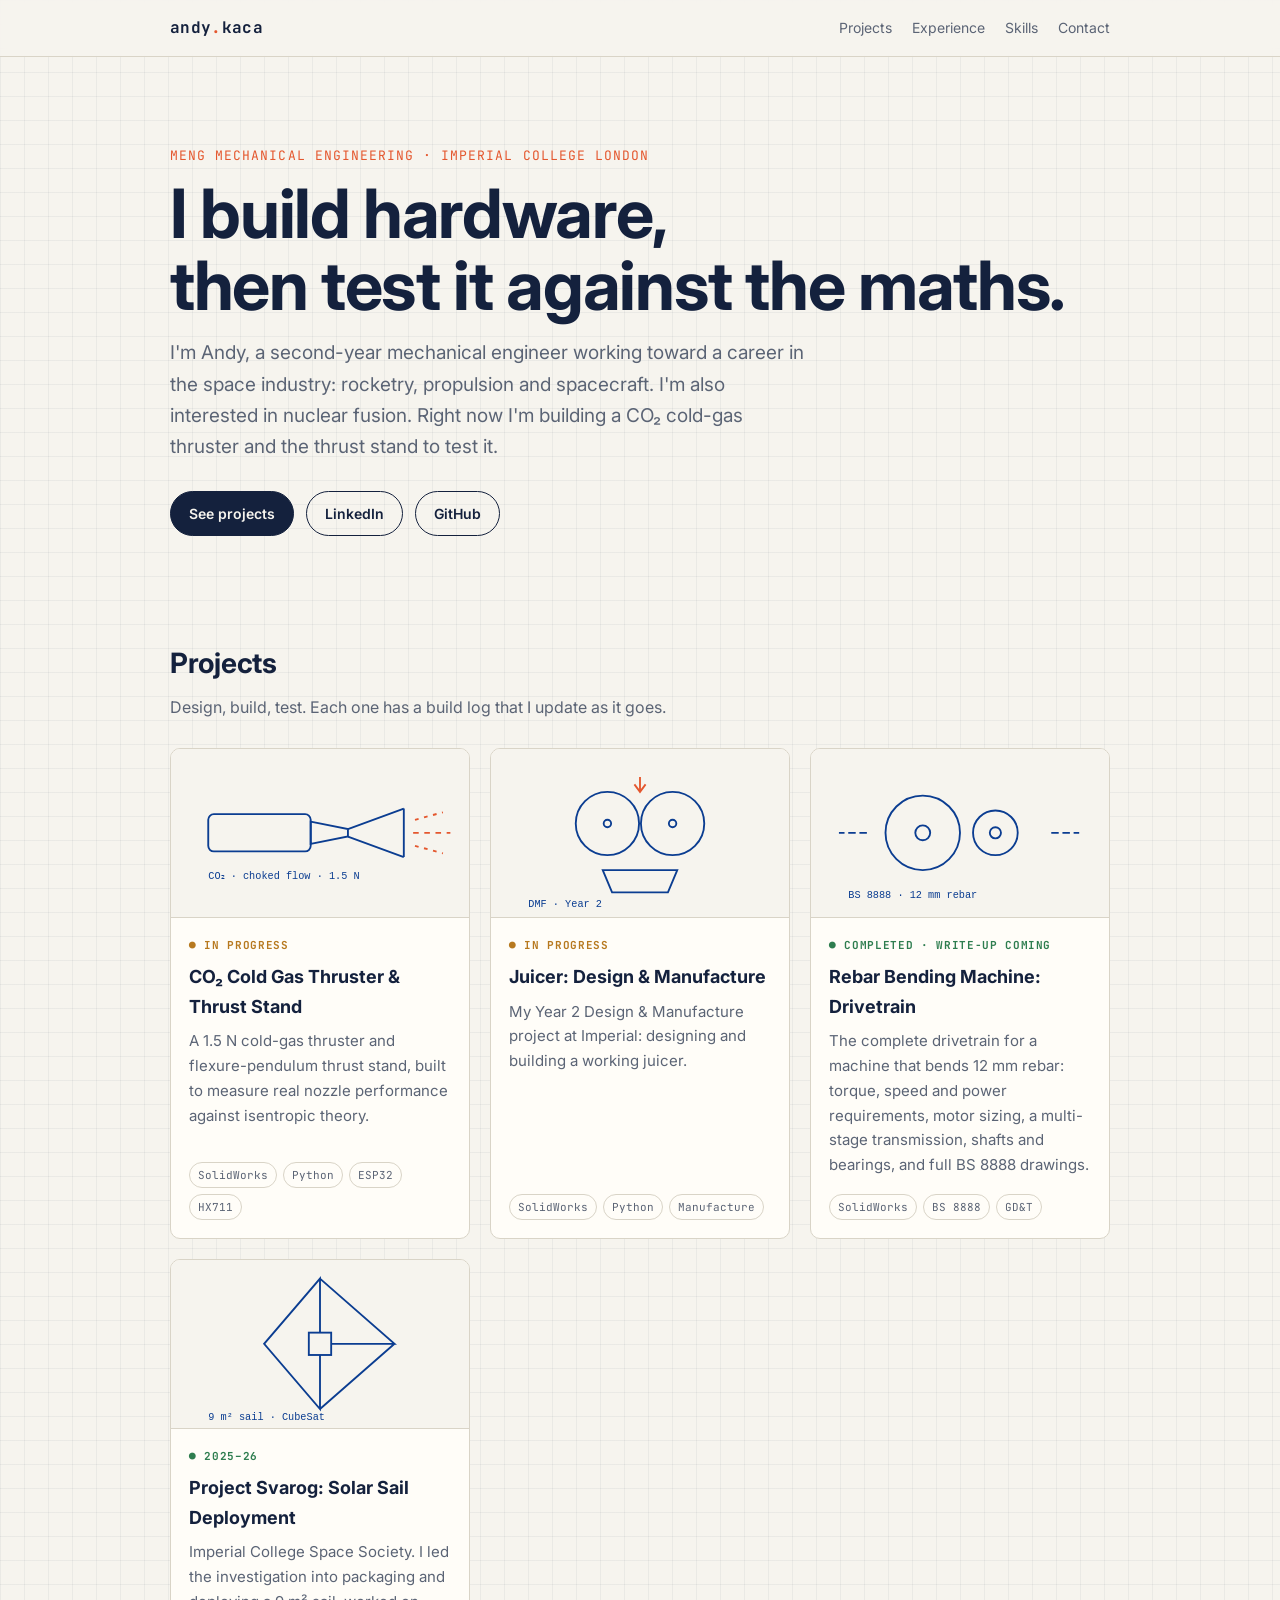
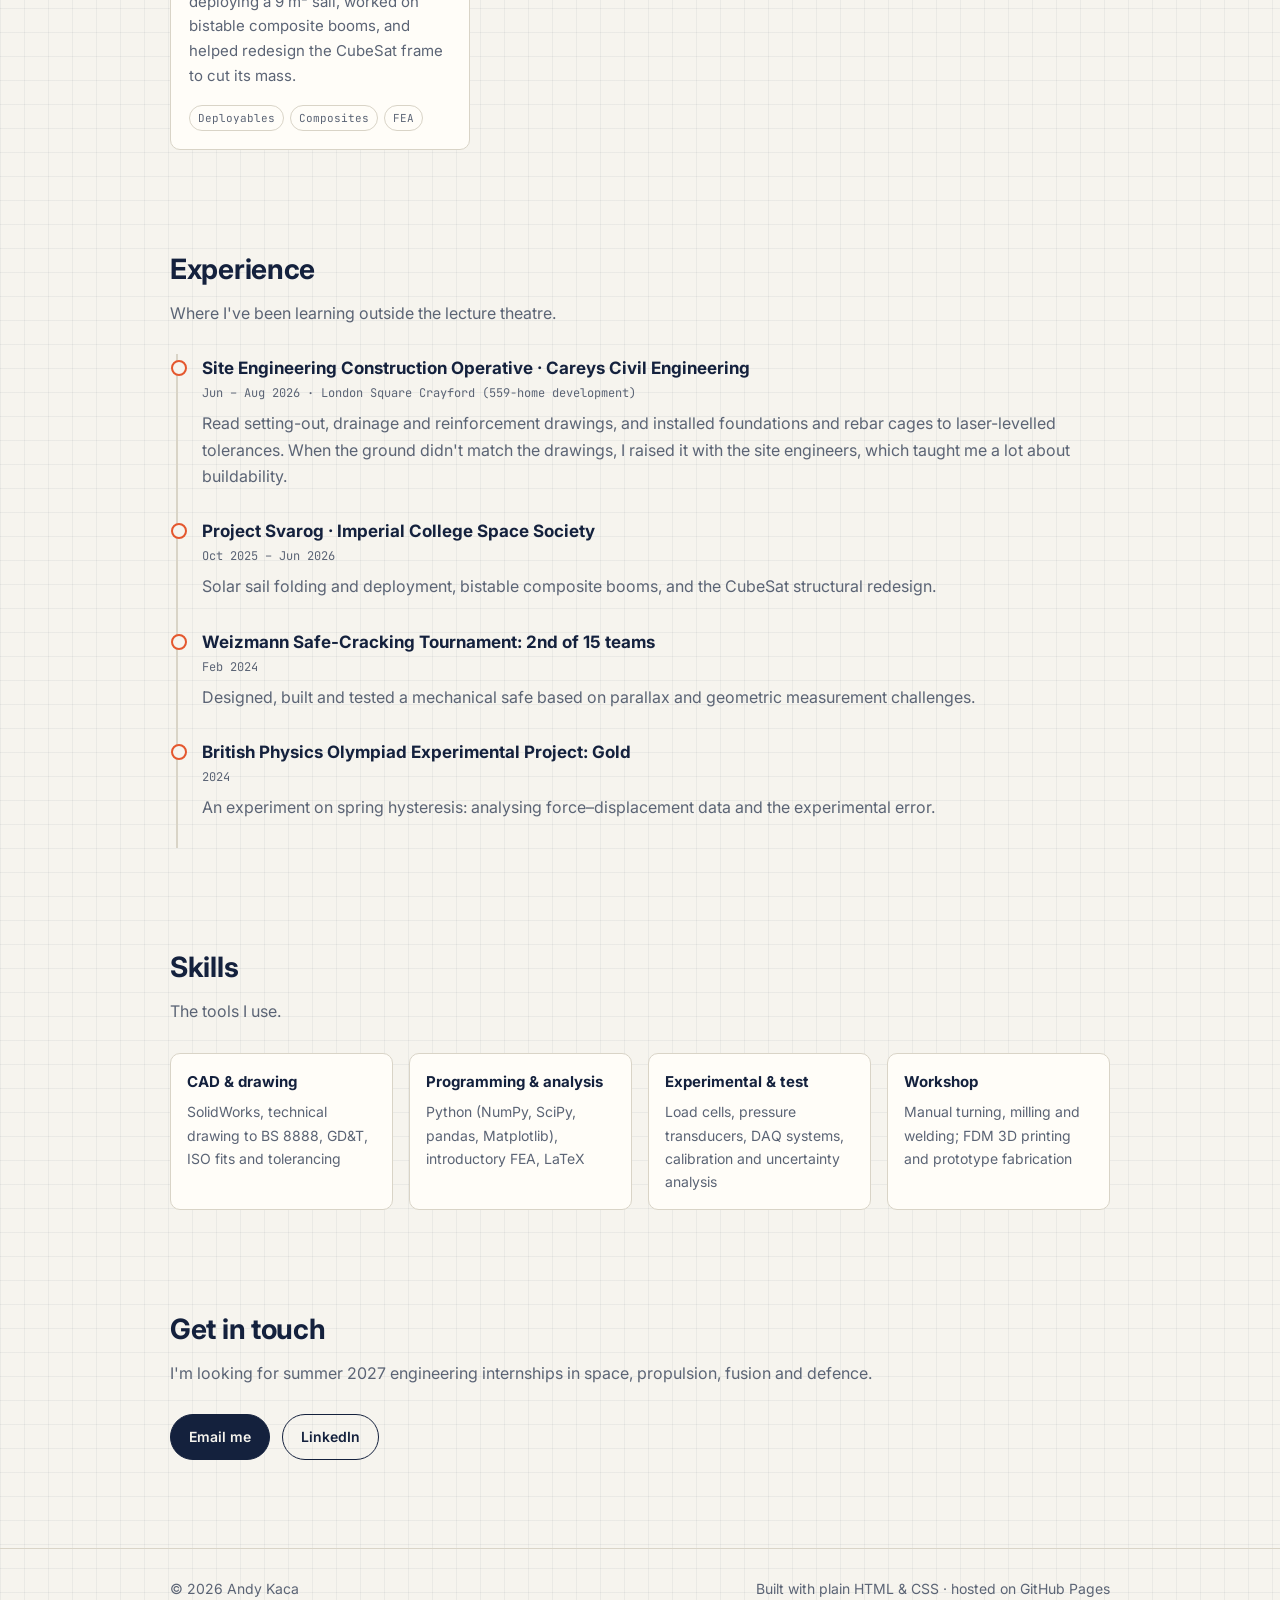
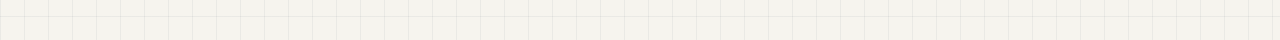
<file: index.html>
<!doctype html>
<html lang="en">
<head>
  <meta charset="utf-8">
  <meta name="viewport" content="width=device-width, initial-scale=1">
  <title>Andy Kaca · Mechanical Engineering Portfolio</title>
  <meta name="description" content="Engineering portfolio of Andy Kaca, MEng Mechanical Engineering at Imperial College London: propulsion, mechanisms and test hardware.">
  <link rel="preconnect" href="https://fonts.googleapis.com">
  <link rel="preconnect" href="https://fonts.gstatic.com" crossorigin>
  <link href="https://fonts.googleapis.com/css2?family=Inter:wght@400;600;700&family=JetBrains+Mono:wght@400;700&display=swap" rel="stylesheet">
  <link rel="stylesheet" href="assets/style.css">
  <link rel="icon" href="data:image/svg+xml,<svg xmlns='http://www.w3.org/2000/svg' viewBox='0 0 100 100'><text y='.9em' font-size='90'>🚀</text></svg>">
</head>
<body>

<nav>
  <div class="wrap">
    <a class="brand" href="#">andy<span>.</span>kaca</a>
    <ul>
      <li><a href="#projects">Projects</a></li>
      <li><a href="#experience">Experience</a></li>
      <li class="hide-sm"><a href="#skills">Skills</a></li>
      <li><a href="#contact">Contact</a></li>
    </ul>
  </div>
</nav>

<header class="hero">
  <div class="wrap">
    <div class="tag">MEng Mechanical Engineering · Imperial College London</div>
    <h1>I build hardware,<br>then test it against the maths.</h1>
    <!-- EDIT ME: make this intro sound like you. -->
    <p class="lead">I'm Andy, a second-year mechanical engineer working toward a career in the space industry: rocketry, propulsion and spacecraft. I'm also interested in nuclear fusion. Right now I'm building a CO₂ cold-gas thruster and the thrust stand to test it.</p>
    <div class="btns">
      <a class="btn primary" href="#projects">See projects</a>
      <a class="btn" href="https://linkedin.com/in/andy-kaca">LinkedIn</a>
      <a class="btn" href="https://github.com/andykaca2007">GitHub</a>
    </div>
  </div>
</header>

<section id="projects">
  <div class="wrap">
    <h2>Projects</h2>
    <p class="sub">Design, build, test. Each one has a build log that I update as it goes.</p>

    <div class="grid">
      <!-- To add a project: copy a card, and copy projects/_template.html to a new page. -->
      <a class="card" href="projects/co2-thruster.html">
        <div class="thumb">
          <svg viewBox="0 0 320 180" width="100%" height="100%" fill="none" stroke="currentColor" style="color:var(--accent-2)" stroke-width="2" aria-hidden="true">
            <rect x="40" y="70" width="110" height="40" rx="6"/>
            <path d="M150 78 L190 86 L190 94 L150 102 Z"/>
            <path d="M190 86 L250 64 M190 94 L250 116 M250 64 L250 116" />
            <path d="M260 90 h40" stroke="var(--accent)" stroke-dasharray="6 6"/>
            <path d="M262 76 l30 -8 M262 104 l30 8" stroke="var(--accent)" stroke-dasharray="4 6"/>
            <text x="40" y="140" font-family="monospace" font-size="11" fill="currentColor" stroke="none">CO₂ · choked flow · 1.5 N</text>
          </svg>
        </div>
        <div class="body">
          <span class="status wip">In progress</span>
          <h3>CO₂ Cold Gas Thruster &amp; Thrust Stand</h3>
          <p>A 1.5 N cold-gas thruster and flexure-pendulum thrust stand, built to measure real nozzle performance against isentropic theory.</p>
          <div class="chips"><span class="chip">SolidWorks</span><span class="chip">Python</span><span class="chip">ESP32</span><span class="chip">HX711</span></div>
        </div>
      </a>

      <a class="card" href="projects/juicer.html">
        <div class="thumb">
          <svg viewBox="0 0 320 180" width="100%" height="100%" fill="none" stroke="currentColor" style="color:var(--accent-2)" stroke-width="2" aria-hidden="true">
            <circle cx="125" cy="80" r="34"/><circle cx="195" cy="80" r="34"/>
            <circle cx="125" cy="80" r="4"/><circle cx="195" cy="80" r="4"/>
            <path d="M160 30 v14" stroke="var(--accent)"/><path d="M154 38 l6 8 l6 -8" stroke="var(--accent)"/>
            <path d="M120 130 h80 l-10 24 h-60 Z"/>
            <text x="40" y="170" font-family="monospace" font-size="11" fill="currentColor" stroke="none">DMF · Year 2</text>
          </svg>
        </div>
        <div class="body">
          <span class="status wip">In progress</span>
          <h3>Juicer: Design &amp; Manufacture</h3>
          <p>My Year 2 Design &amp; Manufacture project at Imperial: designing and building a working juicer.</p>
          <div class="chips"><span class="chip">SolidWorks</span><span class="chip">Python</span><span class="chip">Manufacture</span></div>
        </div>
      </a>

      <div class="card">
        <div class="thumb">
          <svg viewBox="0 0 320 180" width="100%" height="100%" fill="none" stroke="currentColor" style="color:var(--accent-2)" stroke-width="2" aria-hidden="true">
            <circle cx="120" cy="90" r="40"/><circle cx="120" cy="90" r="8"/>
            <circle cx="198" cy="90" r="24"/><circle cx="198" cy="90" r="6"/>
            <path d="M60 90 h-30 M258 90 h30" stroke-dasharray="8 4"/>
            <text x="40" y="160" font-family="monospace" font-size="11" fill="currentColor" stroke="none">BS 8888 · 12 mm rebar</text>
          </svg>
        </div>
        <div class="body">
          <span class="status done">Completed · write-up coming</span>
          <h3>Rebar Bending Machine: Drivetrain</h3>
          <p>The complete drivetrain for a machine that bends 12 mm rebar: torque, speed and power requirements, motor sizing, a multi-stage transmission, shafts and bearings, and full BS 8888 drawings.</p>
          <div class="chips"><span class="chip">SolidWorks</span><span class="chip">BS 8888</span><span class="chip">GD&amp;T</span></div>
        </div>
      </div>

      <div class="card">
        <div class="thumb">
          <svg viewBox="0 0 320 180" width="100%" height="100%" fill="none" stroke="currentColor" style="color:var(--accent-2)" stroke-width="2" aria-hidden="true">
            <rect x="148" y="78" width="24" height="24"/>
            <path d="M160 78 L160 20 L100 90 L160 160 L160 102 M172 90 L240 90 L160 20 M240 90 L160 160"/>
            <text x="40" y="172" font-family="monospace" font-size="11" fill="currentColor" stroke="none">9 m² sail · CubeSat</text>
          </svg>
        </div>
        <div class="body">
          <span class="status done">2025–26</span>
          <h3>Project Svarog: Solar Sail Deployment</h3>
          <p>Imperial College Space Society. I led the investigation into packaging and deploying a 9 m² sail, worked on bistable composite booms, and helped redesign the CubeSat frame to cut its mass.</p>
          <div class="chips"><span class="chip">Deployables</span><span class="chip">Composites</span><span class="chip">FEA</span></div>
        </div>
      </div>
    </div>
  </div>
</section>

<section id="experience">
  <div class="wrap">
    <h2>Experience</h2>
    <p class="sub">Where I've been learning outside the lecture theatre.</p>
    <div class="timeline">
      <div class="item">
        <h3>Site Engineering Construction Operative · Careys Civil Engineering</h3>
        <div class="meta">Jun – Aug 2026 · London Square Crayford (559-home development)</div>
        <p>Read setting-out, drainage and reinforcement drawings, and installed foundations and rebar cages to laser-levelled tolerances. When the ground didn't match the drawings, I raised it with the site engineers, which taught me a lot about buildability.</p>
      </div>
      <div class="item">
        <h3>Project Svarog · Imperial College Space Society</h3>
        <div class="meta">Oct 2025 – Jun 2026</div>
        <p>Solar sail folding and deployment, bistable composite booms, and the CubeSat structural redesign.</p>
      </div>
      <div class="item">
        <h3>Weizmann Safe-Cracking Tournament: 2nd of 15 teams</h3>
        <div class="meta">Feb 2024</div>
        <p>Designed, built and tested a mechanical safe based on parallax and geometric measurement challenges.</p>
      </div>
      <div class="item">
        <h3>British Physics Olympiad Experimental Project: Gold</h3>
        <div class="meta">2024</div>
        <p>An experiment on spring hysteresis: analysing force–displacement data and the experimental error.</p>
      </div>
    </div>
  </div>
</section>

<section id="skills">
  <div class="wrap">
    <h2>Skills</h2>
    <p class="sub">The tools I use.</p>
    <div class="skills">
      <div class="skill"><h3>CAD &amp; drawing</h3><p>SolidWorks, technical drawing to BS 8888, GD&amp;T, ISO fits and tolerancing</p></div>
      <div class="skill"><h3>Programming &amp; analysis</h3><p>Python (NumPy, SciPy, pandas, Matplotlib), introductory FEA, LaTeX</p></div>
      <div class="skill"><h3>Experimental &amp; test</h3><p>Load cells, pressure transducers, DAQ systems, calibration and uncertainty analysis</p></div>
      <div class="skill"><h3>Workshop</h3><p>Manual turning, milling and welding; FDM 3D printing and prototype fabrication</p></div>
    </div>
  </div>
</section>

<section id="contact">
  <div class="wrap">
    <h2>Get in touch</h2>
    <p class="sub">I'm looking for summer 2027 engineering internships in space, propulsion, fusion and defence.</p>
    <div class="btns">
      <a class="btn primary" href="mailto:andykaca2007@gmail.com">Email me</a>
      <a class="btn" href="https://linkedin.com/in/andy-kaca">LinkedIn</a>
    </div>
  </div>
</section>

<footer>
  <div class="wrap">
    <span>© 2026 Andy Kaca</span>
    <span>Built with plain HTML &amp; CSS · hosted on GitHub Pages</span>
  </div>
</footer>

</body>
</html>
</file>
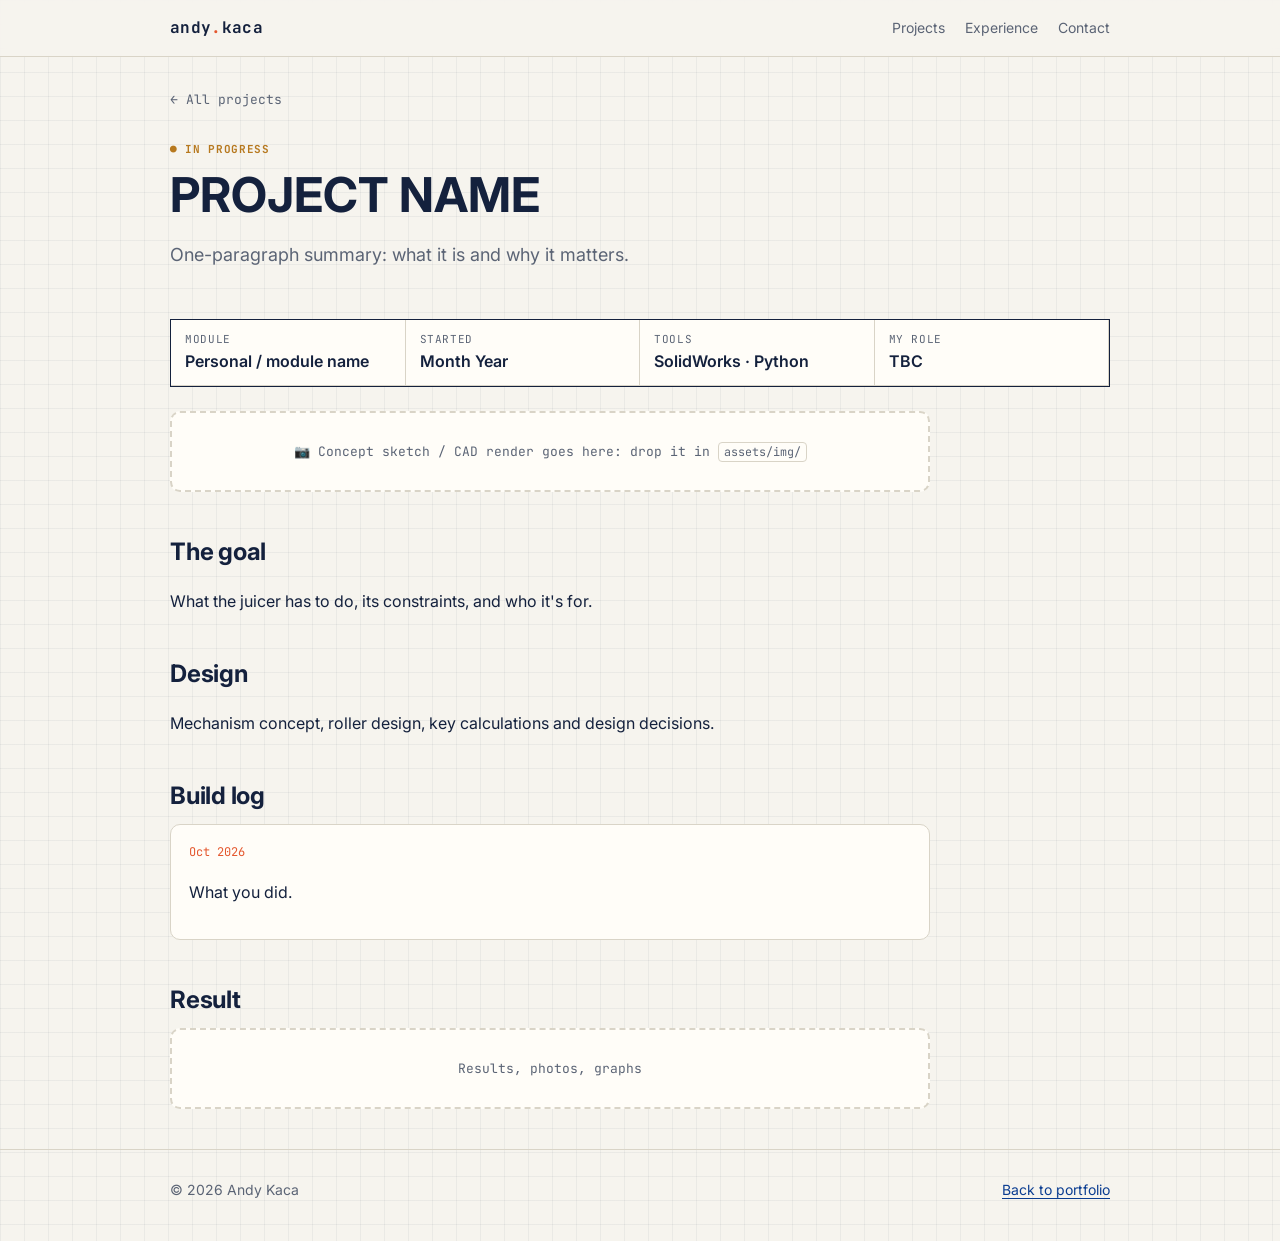
<file: projects/_template.html>
<!doctype html>
<html lang="en">
<head>
  <meta charset="utf-8">
  <meta name="viewport" content="width=device-width, initial-scale=1">
  <title>PROJECT NAME · Andy Kaca</title>
  <meta name="description" content="One-line description of the project.">
  <link rel="preconnect" href="https://fonts.googleapis.com">
  <link rel="preconnect" href="https://fonts.gstatic.com" crossorigin>
  <link href="https://fonts.googleapis.com/css2?family=Inter:wght@400;600;700&family=JetBrains+Mono:wght@400;700&display=swap" rel="stylesheet">
  <link rel="stylesheet" href="../assets/style.css">
  <link rel="icon" href="data:image/svg+xml,<svg xmlns='http://www.w3.org/2000/svg' viewBox='0 0 100 100'><text y='.9em' font-size='90'>🚀</text></svg>">
</head>
<body>

<nav>
  <div class="wrap">
    <a class="brand" href="../index.html">andy<span>.</span>kaca</a>
    <ul>
      <li><a href="../index.html#projects">Projects</a></li>
      <li><a href="../index.html#experience">Experience</a></li>
      <li><a href="../index.html#contact">Contact</a></li>
    </ul>
  </div>
</nav>

<main class="wrap">
  <div class="crumbs"><a href="../index.html#projects">← All projects</a></div>

  <div class="page-head">
    <span class="status wip">In progress</span>
    <h1>PROJECT NAME</h1>
    <!-- EDIT ME: one sentence on what makes your juicer design interesting. -->
    <p class="lead">One-paragraph summary: what it is and why it matters.</p>
  </div>

  <div class="titleblock">
    <div><div class="k">Module</div><div class="v">Personal / module name</div></div>
    <div><div class="k">Started</div><div class="v">Month Year</div></div>
    <div><div class="k">Tools</div><div class="v">SolidWorks · Python</div></div>
    <div><div class="k">My role</div><div class="v">TBC</div></div>
  </div>

  <article>
    <div class="placeholder">📷 Concept sketch / CAD render goes here: drop it in <code>assets/img/</code></div>

    <h2>The goal</h2>
    <p><!-- EDIT ME --> What the juicer has to do, its constraints, and who it's for.</p>

    <h2>Design</h2>
    <p><!-- EDIT ME --> Mechanism concept, roller design, key calculations and design decisions.</p>

    <h2>Build log</h2>
    <div class="log">
      <div class="entry">
        <div class="date">Oct 2026</div>
        <p>What you did.</p>
      </div>
    </div>

    <h2>Result</h2>
    <div class="placeholder">Results, photos, graphs</div>
  </article>
</main>

<footer>
  <div class="wrap">
    <span>© 2026 Andy Kaca</span>
    <a href="../index.html">Back to portfolio</a>
  </div>
</footer>

</body>
</html>
</file>
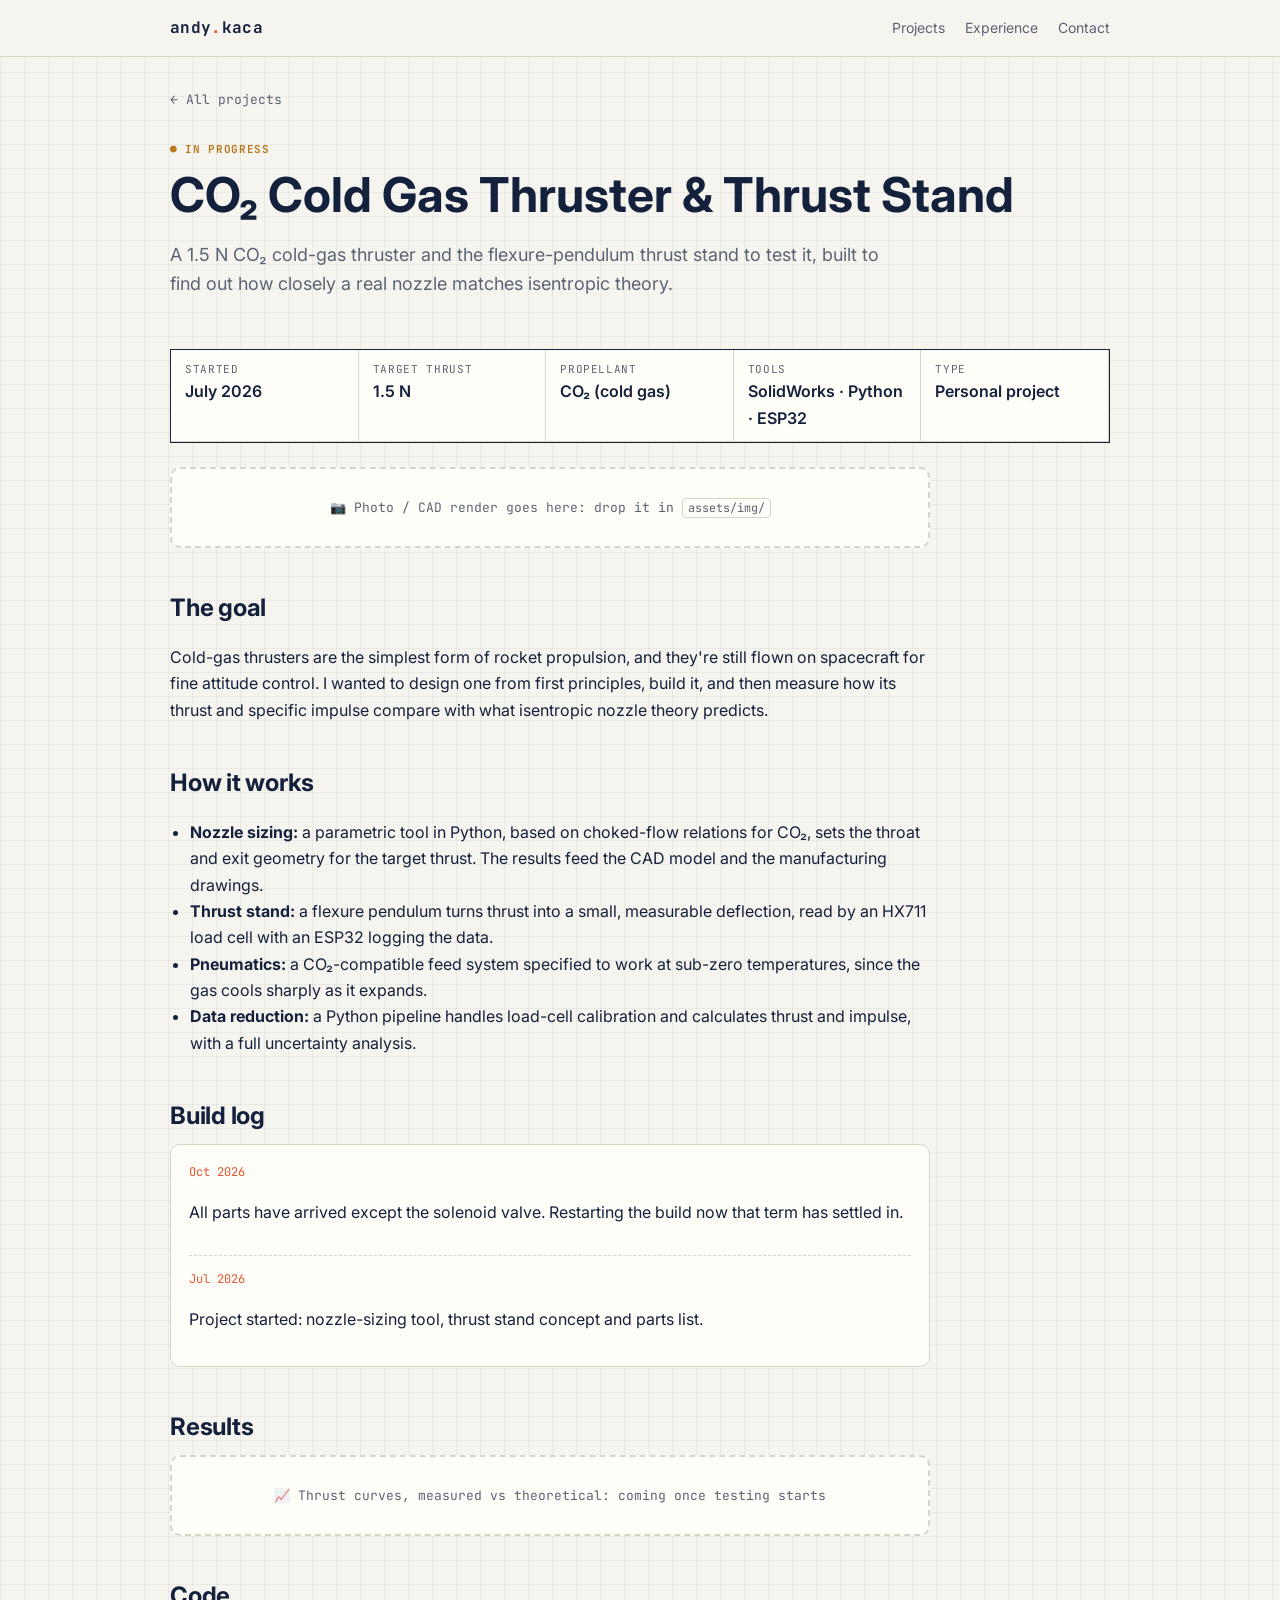
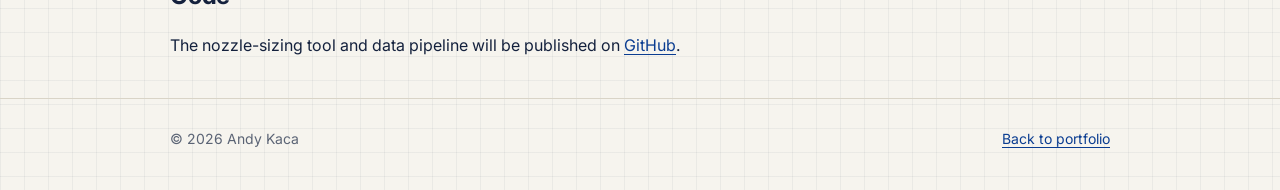
<file: projects/co2-thruster.html>
<!doctype html>
<html lang="en">
<head>
  <meta charset="utf-8">
  <meta name="viewport" content="width=device-width, initial-scale=1">
  <title>CO₂ Cold Gas Thruster · Andy Kaca</title>
  <meta name="description" content="Designing, building and testing a 1.5 N CO₂ cold-gas thruster and flexure-pendulum thrust stand.">
  <link rel="preconnect" href="https://fonts.googleapis.com">
  <link rel="preconnect" href="https://fonts.gstatic.com" crossorigin>
  <link href="https://fonts.googleapis.com/css2?family=Inter:wght@400;600;700&family=JetBrains+Mono:wght@400;700&display=swap" rel="stylesheet">
  <link rel="stylesheet" href="../assets/style.css">
  <link rel="icon" href="data:image/svg+xml,<svg xmlns='http://www.w3.org/2000/svg' viewBox='0 0 100 100'><text y='.9em' font-size='90'>🚀</text></svg>">
</head>
<body>

<nav>
  <div class="wrap">
    <a class="brand" href="../index.html">andy<span>.</span>kaca</a>
    <ul>
      <li><a href="../index.html#projects">Projects</a></li>
      <li><a href="../index.html#experience">Experience</a></li>
      <li><a href="../index.html#contact">Contact</a></li>
    </ul>
  </div>
</nav>

<main class="wrap">
  <div class="crumbs"><a href="../index.html#projects">← All projects</a></div>

  <div class="page-head">
    <span class="status wip">In progress</span>
    <h1>CO₂ Cold Gas Thruster &amp; Thrust Stand</h1>
    <p class="lead">A 1.5 N CO₂ cold-gas thruster and the flexure-pendulum thrust stand to test it, built to find out how closely a real nozzle matches isentropic theory.</p>
  </div>

  <div class="titleblock">
    <div><div class="k">Started</div><div class="v">July 2026</div></div>
    <div><div class="k">Target thrust</div><div class="v">1.5 N</div></div>
    <div><div class="k">Propellant</div><div class="v">CO₂ (cold gas)</div></div>
    <div><div class="k">Tools</div><div class="v">SolidWorks · Python · ESP32</div></div>
    <div><div class="k">Type</div><div class="v">Personal project</div></div>
  </div>

  <article>
    <!-- Replace with a real photo when you have one: <figure><img src="../assets/img/thruster-1.jpg" alt="..."><figcaption>...</figcaption></figure> -->
    <div class="placeholder">📷 Photo / CAD render goes here: drop it in <code>assets/img/</code></div>

    <h2>The goal</h2>
    <p>Cold-gas thrusters are the simplest form of rocket propulsion, and they're still flown on spacecraft for fine attitude control. I wanted to design one from first principles, build it, and then measure how its thrust and specific impulse compare with what isentropic nozzle theory predicts.</p>

    <h2>How it works</h2>
    <ul>
      <li><b>Nozzle sizing:</b> a parametric tool in Python, based on choked-flow relations for CO₂, sets the throat and exit geometry for the target thrust. The results feed the CAD model and the manufacturing drawings.</li>
      <li><b>Thrust stand:</b> a flexure pendulum turns thrust into a small, measurable deflection, read by an HX711 load cell with an ESP32 logging the data.</li>
      <li><b>Pneumatics:</b> a CO₂-compatible feed system specified to work at sub-zero temperatures, since the gas cools sharply as it expands.</li>
      <li><b>Data reduction:</b> a Python pipeline handles load-cell calibration and calculates thrust and impulse, with a full uncertainty analysis.</li>
    </ul>

    <h2>Build log</h2>
    <div class="log">
      <!-- Newest entry at the top. Copy an .entry block to add one. -->
      <div class="entry">
        <div class="date">Oct 2026</div>
        <p>All parts have arrived except the solenoid valve. Restarting the build now that term has settled in.</p>
      </div>
      <div class="entry">
        <div class="date">Jul 2026</div>
        <p>Project started: nozzle-sizing tool, thrust stand concept and parts list.</p>
      </div>
    </div>

    <h2>Results</h2>
    <div class="placeholder">📈 Thrust curves, measured vs theoretical: coming once testing starts</div>

    <h2>Code</h2>
    <p>The nozzle-sizing tool and data pipeline will be published on <a href="https://github.com/andykaca2007">GitHub</a>.</p>
  </article>
</main>

<footer>
  <div class="wrap">
    <span>© 2026 Andy Kaca</span>
    <a href="../index.html">Back to portfolio</a>
  </div>
</footer>

</body>
</html>
</file>
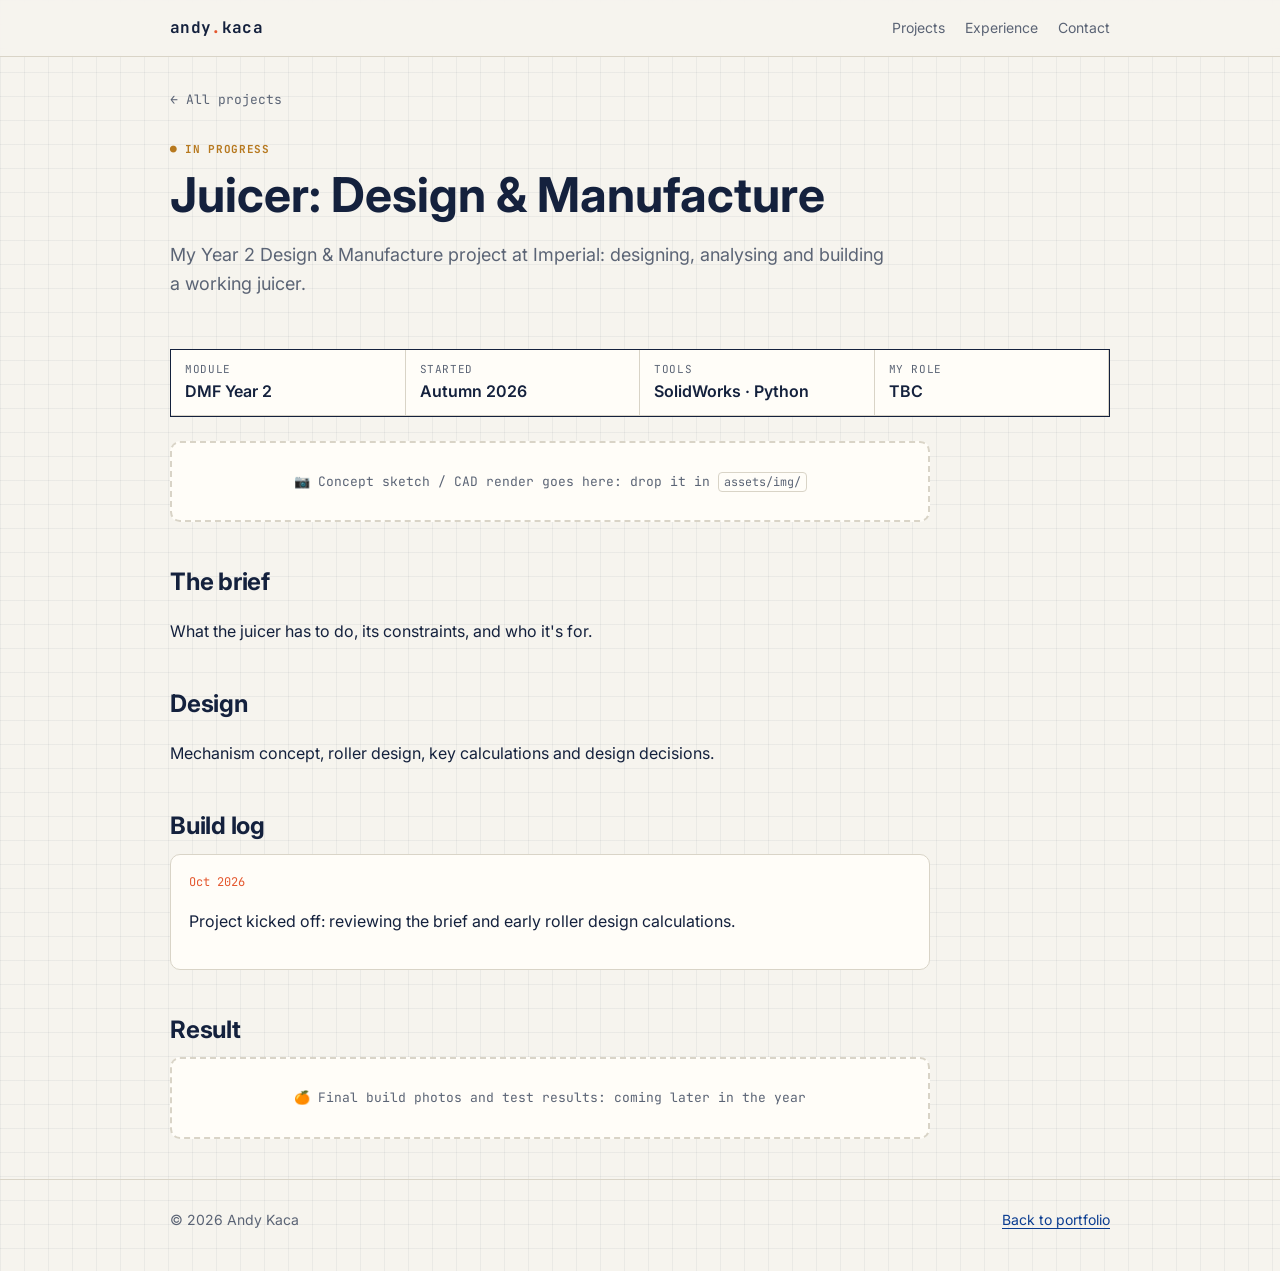
<file: projects/juicer.html>
<!doctype html>
<html lang="en">
<head>
  <meta charset="utf-8">
  <meta name="viewport" content="width=device-width, initial-scale=1">
  <title>Juicer: Design &amp; Manufacture · Andy Kaca</title>
  <meta name="description" content="Year 2 Design and Manufacture project at Imperial College London: designing and building a juicer.">
  <link rel="preconnect" href="https://fonts.googleapis.com">
  <link rel="preconnect" href="https://fonts.gstatic.com" crossorigin>
  <link href="https://fonts.googleapis.com/css2?family=Inter:wght@400;600;700&family=JetBrains+Mono:wght@400;700&display=swap" rel="stylesheet">
  <link rel="stylesheet" href="../assets/style.css">
  <link rel="icon" href="data:image/svg+xml,<svg xmlns='http://www.w3.org/2000/svg' viewBox='0 0 100 100'><text y='.9em' font-size='90'>🚀</text></svg>">
</head>
<body>

<nav>
  <div class="wrap">
    <a class="brand" href="../index.html">andy<span>.</span>kaca</a>
    <ul>
      <li><a href="../index.html#projects">Projects</a></li>
      <li><a href="../index.html#experience">Experience</a></li>
      <li><a href="../index.html#contact">Contact</a></li>
    </ul>
  </div>
</nav>

<main class="wrap">
  <div class="crumbs"><a href="../index.html#projects">← All projects</a></div>

  <div class="page-head">
    <span class="status wip">In progress</span>
    <h1>Juicer: Design &amp; Manufacture</h1>
    <!-- EDIT ME: one sentence on what makes your juicer design interesting. -->
    <p class="lead">My Year 2 Design &amp; Manufacture project at Imperial: designing, analysing and building a working juicer.</p>
  </div>

  <div class="titleblock">
    <div><div class="k">Module</div><div class="v">DMF Year 2</div></div>
    <div><div class="k">Started</div><div class="v">Autumn 2026</div></div>
    <div><div class="k">Tools</div><div class="v">SolidWorks · Python</div></div>
    <div><div class="k">My role</div><div class="v">TBC</div></div>
  </div>

  <article>
    <div class="placeholder">📷 Concept sketch / CAD render goes here: drop it in <code>assets/img/</code></div>

    <h2>The brief</h2>
    <p><!-- EDIT ME --> What the juicer has to do, its constraints, and who it's for.</p>

    <h2>Design</h2>
    <p><!-- EDIT ME --> Mechanism concept, roller design, key calculations and design decisions.</p>

    <h2>Build log</h2>
    <div class="log">
      <div class="entry">
        <div class="date">Oct 2026</div>
        <p>Project kicked off: reviewing the brief and early roller design calculations.</p>
      </div>
    </div>

    <h2>Result</h2>
    <div class="placeholder">🍊 Final build photos and test results: coming later in the year</div>
  </article>
</main>

<footer>
  <div class="wrap">
    <span>© 2026 Andy Kaca</span>
    <a href="../index.html">Back to portfolio</a>
  </div>
</footer>

</body>
</html>
</file>
<file: assets/style.css>
/* Andy Kaca — portfolio styles. Colours are tokens: change them here and the whole site follows. */
:root {
  --paper: #f6f4ee;
  --panel: #fffdf8;
  --ink: #14213d;
  --muted: #5b6475;
  --line: #d9d4c7;
  --grid: rgba(20, 33, 61, 0.05);
  --accent: #e4572e;       /* rocket orange */
  --accent-2: #0b3d91;     /* blueprint blue */
  --ok: #2e7d4f;
  --wip: #b7791f;
  --radius: 10px;
  --mono: "JetBrains Mono", ui-monospace, Consolas, monospace;
  --sans: "Inter", system-ui, -apple-system, "Segoe UI", sans-serif;
}
@media (prefers-color-scheme: dark) {
  :root {
    --paper: #0d1422;
    --panel: #131c2e;
    --ink: #e8ecf4;
    --muted: #9aa5b8;
    --line: #26324a;
    --grid: rgba(120, 160, 255, 0.06);
    --accent: #ff7a50;
    --accent-2: #7aa7ff;
    --ok: #5cc98a;
    --wip: #e5b45a;
  }
}

* { box-sizing: border-box; }
html { scroll-behavior: smooth; }
body {
  margin: 0;
  background-color: var(--paper);
  background-image:
    linear-gradient(var(--grid) 1px, transparent 1px),
    linear-gradient(90deg, var(--grid) 1px, transparent 1px);
  background-size: 24px 24px;
  color: var(--ink);
  font: 16px/1.65 var(--sans);
}
a { color: var(--accent-2); text-underline-offset: 3px; }
a:hover { color: var(--accent); }
img { max-width: 100%; display: block; border-radius: var(--radius); }

.wrap { max-width: 980px; margin: 0 auto; padding: 0 20px; }

/* Nav */
nav { position: sticky; top: 0; z-index: 10; background: color-mix(in srgb, var(--paper) 88%, transparent); backdrop-filter: blur(8px); border-bottom: 1px solid var(--line); }
nav .wrap { display: flex; align-items: center; justify-content: space-between; height: 56px; gap: 16px; }
nav .brand { font-family: var(--mono); font-weight: 700; color: var(--ink); text-decoration: none; letter-spacing: 0.02em; }
nav .brand span { color: var(--accent); }
nav ul { display: flex; gap: 20px; list-style: none; margin: 0; padding: 0; font-size: 14px; }
nav ul a { color: var(--muted); text-decoration: none; }
nav ul a:hover { color: var(--ink); }

/* Hero */
.hero { padding: 88px 0 56px; }
.tag { font-family: var(--mono); font-size: 13px; color: var(--accent); letter-spacing: 0.08em; text-transform: uppercase; }
.hero h1 { font-size: clamp(40px, 7vw, 68px); line-height: 1.05; margin: 12px 0 16px; letter-spacing: -0.02em; }
.hero p.lead { font-size: 19px; color: var(--muted); max-width: 640px; margin: 0 0 28px; }
.btns { display: flex; flex-wrap: wrap; gap: 12px; }
.btn { display: inline-block; padding: 10px 18px; border-radius: 999px; border: 1px solid var(--ink); color: var(--ink); text-decoration: none; font-weight: 600; font-size: 14px; }
.btn.primary { background: var(--ink); color: var(--paper); }
.btn:hover { border-color: var(--accent); color: var(--accent); }
.btn.primary:hover { background: var(--accent); color: #fff; }

/* Sections */
section { padding: 48px 0; }
h2 { font-size: 28px; margin: 0 0 8px; letter-spacing: -0.01em; }
h2 + .sub { color: var(--muted); margin: 0 0 28px; }
.label { font-family: var(--mono); font-size: 12px; color: var(--muted); text-transform: uppercase; letter-spacing: 0.08em; }

/* Project cards */
.grid { display: grid; grid-template-columns: repeat(auto-fill, minmax(280px, 1fr)); gap: 20px; }
.card { background: var(--panel); border: 1px solid var(--line); border-radius: var(--radius); overflow: hidden; display: flex; flex-direction: column; text-decoration: none; color: inherit; transition: transform .15s ease, border-color .15s ease; }
a.card:hover { transform: translateY(-3px); border-color: var(--accent); color: inherit; }
.card .thumb { aspect-ratio: 16 / 9; background: var(--paper); border-bottom: 1px solid var(--line); display: grid; place-items: center; }
.card .thumb img { width: 100%; height: 100%; object-fit: cover; border-radius: 0; }
.card .body { padding: 18px; display: flex; flex-direction: column; gap: 8px; flex: 1; }
.card h3 { margin: 0; font-size: 18px; }
.card p { margin: 0; color: var(--muted); font-size: 15px; }
.chips { display: flex; flex-wrap: wrap; gap: 6px; margin-top: auto; padding-top: 8px; }
.chip { font-family: var(--mono); font-size: 11px; padding: 3px 8px; border: 1px solid var(--line); border-radius: 999px; color: var(--muted); }
.status { font-family: var(--mono); font-size: 11px; font-weight: 700; text-transform: uppercase; letter-spacing: 0.06em; }
.status.wip { color: var(--wip); }
.status.done { color: var(--ok); }
.status::before { content: "● "; }

/* Timeline (experience) */
.timeline { border-left: 2px solid var(--line); margin-left: 6px; }
.item { position: relative; padding: 0 0 28px 24px; }
.item::before { content: ""; position: absolute; left: -7px; top: 6px; width: 12px; height: 12px; border-radius: 50%; background: var(--paper); border: 2px solid var(--accent); }
.item h3 { margin: 0; font-size: 17px; }
.item .meta { font-family: var(--mono); font-size: 12px; color: var(--muted); margin: 2px 0 6px; }
.item p { margin: 0; color: var(--muted); }

/* Skills */
.skills { display: grid; grid-template-columns: repeat(auto-fill, minmax(220px, 1fr)); gap: 16px; }
.skill { background: var(--panel); border: 1px solid var(--line); border-radius: var(--radius); padding: 16px; }
.skill h3 { margin: 0 0 6px; font-size: 15px; }
.skill p { margin: 0; color: var(--muted); font-size: 14px; }

/* Project page */
.crumbs { font-family: var(--mono); font-size: 13px; padding-top: 32px; }
.crumbs a { color: var(--muted); text-decoration: none; }
.page-head { padding: 24px 0 8px; }
.page-head h1 { font-size: clamp(32px, 5vw, 48px); line-height: 1.1; margin: 8px 0 12px; }
.page-head .lead { font-size: 18px; color: var(--muted); max-width: 720px; }
.titleblock { display: grid; grid-template-columns: repeat(auto-fit, minmax(150px, 1fr)); border: 1px solid var(--ink); margin: 24px 0; background: var(--panel); }
.titleblock > div { padding: 10px 14px; border-right: 1px solid var(--line); border-bottom: 1px solid var(--line); }
.titleblock .k { font-family: var(--mono); font-size: 11px; text-transform: uppercase; color: var(--muted); letter-spacing: 0.06em; }
.titleblock .v { font-weight: 600; }
article { max-width: 760px; }
article h2 { margin-top: 40px; font-size: 24px; }
article ul { padding-left: 20px; }
.log { border: 1px solid var(--line); border-radius: var(--radius); background: var(--panel); padding: 4px 18px; }
.log .entry { padding: 14px 0; border-bottom: 1px dashed var(--line); }
.log .entry:last-child { border-bottom: 0; }
.log .date { font-family: var(--mono); font-size: 12px; color: var(--accent); }
.placeholder { border: 2px dashed var(--line); border-radius: var(--radius); padding: 28px; text-align: center; color: var(--muted); font-family: var(--mono); font-size: 13px; background: var(--panel); }
figure { margin: 24px 0; }
figcaption { font-size: 13px; color: var(--muted); margin-top: 6px; }
code { font-family: var(--mono); font-size: 0.9em; background: var(--panel); border: 1px solid var(--line); padding: 1px 5px; border-radius: 4px; }

footer { border-top: 1px solid var(--line); padding: 28px 0 40px; margin-top: 40px; color: var(--muted); font-size: 14px; }
footer .wrap { display: flex; flex-wrap: wrap; justify-content: space-between; gap: 12px; }

@media (max-width: 600px) {
  nav ul { gap: 14px; font-size: 13px; }
  nav ul li.hide-sm { display: none; }
  .hero { padding: 56px 0 40px; }
  .wrap { padding: 0 16px; }
}
</file>
